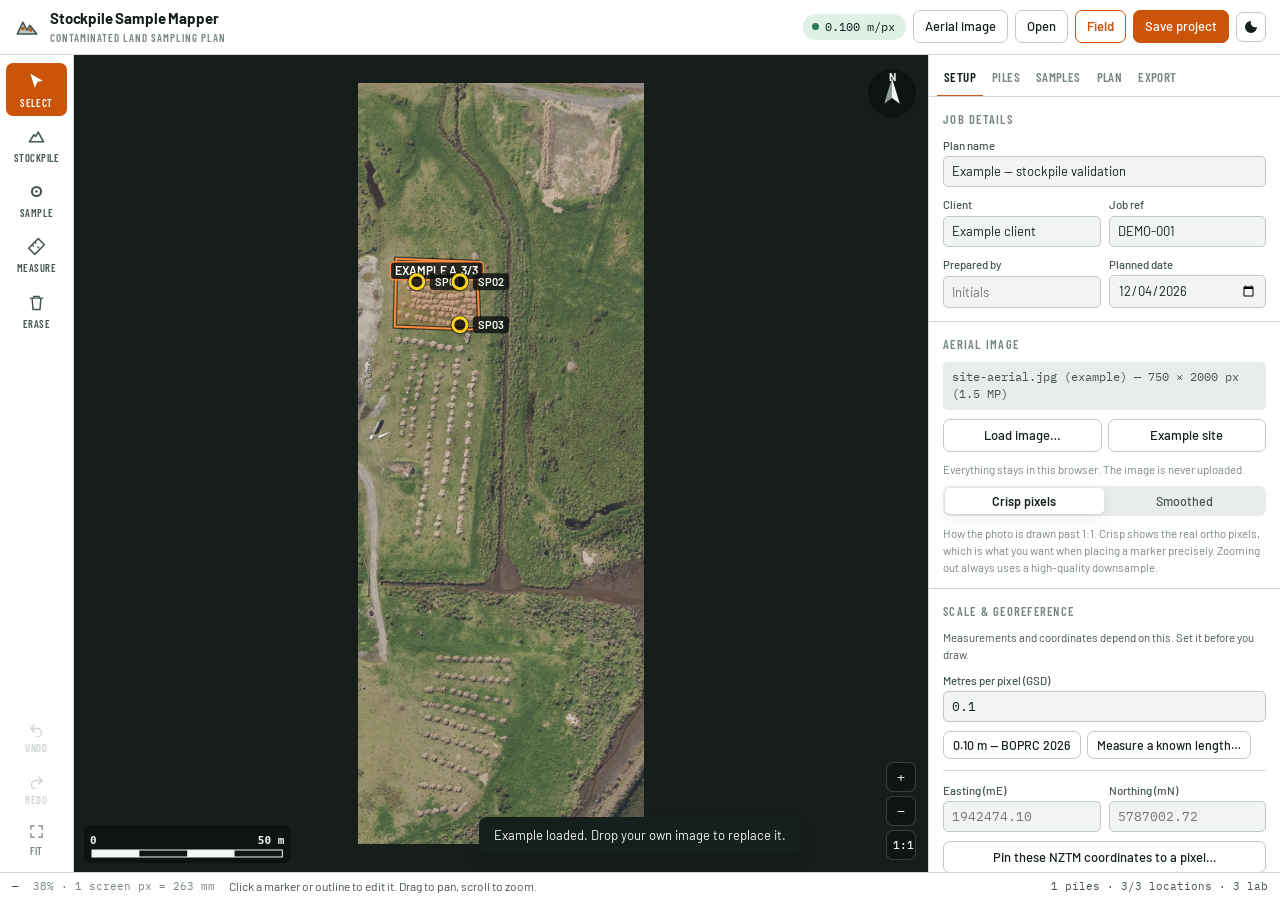
<file: index.html>
<!doctype html>
<html lang="en-NZ">
<head>
<meta charset="utf-8">
<meta name="viewport" content="width=device-width, initial-scale=1, viewport-fit=cover">
<title>Stockpile Sample Mapper</title>
<meta name="description" content="Plan, count and export contaminated-land stockpile sampling locations on an aerial photo.">
<link rel="preconnect" href="https://fonts.googleapis.com">
<link rel="preconnect" href="https://fonts.gstatic.com" crossorigin>
<link rel="stylesheet" href="https://fonts.googleapis.com/css2?family=Barlow+Condensed:wght@500;600;700&family=Barlow:wght@400;500;600;700&family=IBM+Plex+Mono:wght@400;500;600&display=swap">
<link rel="stylesheet" href="css/app.css">
<link rel="manifest" href="manifest.webmanifest">
<meta name="theme-color" content="#15201C">
<meta name="mobile-web-app-capable" content="yes">
<meta name="apple-mobile-web-app-capable" content="yes">
<meta name="apple-mobile-web-app-status-bar-style" content="black-translucent">
<meta name="apple-mobile-web-app-title" content="Sample Mapper">
</head>
<body>
<div class="app">

  <header class="topbar">
    <div class="brand">
      <svg class="brand-mark" viewBox="0 0 24 24" aria-hidden="true">
        <path d="M3 18.5 8.2 7.5 12 15l2.6-4.5L21 18.5Z" fill="currentColor" opacity=".35"/>
        <path d="M3 18.5 8.2 7.5 12 15l2.6-4.5L21 18.5Z" fill="none" stroke="currentColor" stroke-width="1.5" stroke-linejoin="round"/>
        <circle cx="8.2" cy="13.4" r="1.7" fill="var(--accent)"/>
        <circle cx="15.4" cy="14.6" r="1.7" fill="var(--accent)"/>
      </svg>
      <span class="brand-text">
        <span class="brand-name">Stockpile Sample Mapper</span>
        <span class="brand-sub">Contaminated land sampling plan</span>
      </span>
    </div>

    <div class="topbar-actions">
      <button class="chip chip-scale" id="scaleChip" type="button" title="Image scale — click to set">
        <span class="chip-dot"></span><span id="scaleChipText">No scale set</span>
      </button>
      <button class="btn" id="btnImage" type="button">Aerial image</button>
      <button class="btn" id="btnOpen" type="button">Open</button>
      <button class="btn btn-field" id="btnField" type="button" title="On-site collection mode">Field</button>
      <button class="btn btn-primary" id="btnSave" type="button">Save project</button>
      <button class="btn btn-icon" id="btnTheme" type="button" title="Switch light / dark" aria-label="Switch light or dark theme">
        <svg viewBox="0 0 24 24" aria-hidden="true"><path d="M12 3a9 9 0 1 0 9 9 7 7 0 0 1-9-9Z" fill="currentColor"/></svg>
      </button>
    </div>
  </header>

  <div class="body">

    <nav class="rail" aria-label="Map tools">
      <button class="tool is-active" data-tool="select" type="button" title="Select and pan (V)">
        <svg viewBox="0 0 24 24" aria-hidden="true"><path d="m5 3 14 8-6 1.6L10 19Z" fill="currentColor"/></svg>
        <span>Select</span>
      </button>
      <button class="tool" data-tool="pile" type="button" title="Draw stockpile outline (P)">
        <svg viewBox="0 0 24 24" aria-hidden="true"><path d="M4 18h16L14 7l-3 5-2-2Z" fill="none" stroke="currentColor" stroke-width="1.8" stroke-linejoin="round"/></svg>
        <span>Stockpile</span>
      </button>
      <button class="tool" data-tool="sample" type="button" title="Place sample location (S)">
        <svg viewBox="0 0 24 24" aria-hidden="true"><circle cx="12" cy="12" r="5.2" fill="none" stroke="currentColor" stroke-width="2.4"/><circle cx="12" cy="12" r="1.4" fill="currentColor"/></svg>
        <span>Sample</span>
      </button>
      <button class="tool" data-tool="measure" type="button" title="Measure distance or area (M)">
        <svg viewBox="0 0 24 24" aria-hidden="true"><path d="M3 14 14 3l7 7L10 21Z" fill="none" stroke="currentColor" stroke-width="1.7" stroke-linejoin="round"/><path d="M7 10l2 2M10 7l2 2M13 12l2 2" stroke="currentColor" stroke-width="1.5"/></svg>
        <span>Measure</span>
      </button>
      <button class="tool" data-tool="erase" type="button" title="Delete by clicking (X)">
        <svg viewBox="0 0 24 24" aria-hidden="true"><path d="M5 7h14M9 7V5h6v2M7 7l1 13h8l1-13" fill="none" stroke="currentColor" stroke-width="1.7" stroke-linecap="round"/></svg>
        <span>Erase</span>
      </button>

      <div class="rail-gap"></div>

      <button class="tool tool-sm" id="btnUndo" type="button" title="Undo (Ctrl+Z)">
        <svg viewBox="0 0 24 24" aria-hidden="true"><path d="M9 7 4 12l5 5M4 12h9a6 6 0 0 1 0 12h-1" fill="none" stroke="currentColor" stroke-width="1.8" stroke-linecap="round" stroke-linejoin="round"/></svg>
        <span>Undo</span>
      </button>
      <button class="tool tool-sm" id="btnRedo" type="button" title="Redo (Ctrl+Shift+Z)">
        <svg viewBox="0 0 24 24" aria-hidden="true"><path d="m15 7 5 5-5 5M20 12h-9a6 6 0 0 0 0 12h1" fill="none" stroke="currentColor" stroke-width="1.8" stroke-linecap="round" stroke-linejoin="round"/></svg>
        <span>Redo</span>
      </button>
      <button class="tool tool-sm" id="btnFit" type="button" title="Zoom to fit (F)">
        <svg viewBox="0 0 24 24" aria-hidden="true"><path d="M4 9V4h5M20 9V4h-5M4 15v5h5M20 15v5h-5" fill="none" stroke="currentColor" stroke-width="1.8" stroke-linecap="round"/></svg>
        <span>Fit</span>
      </button>
    </nav>

    <main class="stage" id="stage">
      <canvas id="map"></canvas>

      <div class="dropzone" id="dropzone" hidden>
        <div class="dropzone-card">
          <strong>Drop the aerial image</strong>
          <span>JPG, PNG or WebP — with its world file if you have one</span>
        </div>
      </div>

      <div class="hud hud-tl" id="hudTool" hidden></div>

      <div class="zoomctl">
        <button class="zbtn" id="btnZoomIn" type="button" aria-label="Zoom in">+</button>
        <button class="zbtn" id="btnZoomOut" type="button" aria-label="Zoom out">−</button>
        <button class="zbtn zbtn-label" id="btnZoom11" type="button" title="Actual image pixels (100%)">1:1</button>
      </div>
    </main>

    <aside class="panel" id="panel">
      <button class="panel-handle" id="panelHandle" type="button" aria-label="Expand or collapse the panel"></button>

      <div class="tabs" role="tablist">
        <button class="tab is-active" data-tab="setup" role="tab" type="button">Setup</button>
        <button class="tab" data-tab="piles" role="tab" type="button">Piles</button>
        <button class="tab" data-tab="samples" role="tab" type="button">Samples</button>
        <button class="tab" data-tab="plan" role="tab" type="button">Plan</button>
        <button class="tab" data-tab="export" role="tab" type="button">Export</button>
      </div>

      <div class="panes">

        <!-- ============ SETUP ============ -->
        <section class="pane is-active" data-pane="setup">
          <div class="group">
            <h3 class="group-title">Job details</h3>
            <label class="field"><span>Plan name</span><input id="fName" type="text" placeholder="Stockpile validation sampling"></label>
            <div class="field-row">
              <label class="field"><span>Client</span><input id="fClient" type="text" placeholder="Client name"></label>
              <label class="field"><span>Job ref</span><input id="fJobRef" type="text" placeholder="J12345"></label>
            </div>
            <div class="field-row">
              <label class="field"><span>Prepared by</span><input id="fBy" type="text" placeholder="Initials"></label>
              <label class="field"><span>Planned date</span><input id="fDate" type="date"></label>
            </div>
          </div>

          <div class="group">
            <h3 class="group-title">Aerial image</h3>
            <div class="imgstat" id="imgStat">No image loaded</div>
            <div class="btn-row">
              <button class="btn btn-block" id="btnImage2" type="button">Load image…</button>
              <button class="btn btn-block" id="btnSample" type="button">Example site</button>
            </div>
            <p class="hint">Everything stays in this browser. The image is never uploaded.</p>
            <div class="seg seg-wide" id="interpMode" role="group" aria-label="Rendering past 1:1">
              <button class="seg-btn is-active" data-interp="crisp" type="button">Crisp pixels</button>
              <button class="seg-btn" data-interp="smooth" type="button">Smoothed</button>
            </div>
            <p class="hint">How the photo is drawn past 1:1. Crisp shows the real ortho pixels, which is
              what you want when placing a marker precisely. Zooming out always uses a high-quality
              downsample.</p>
          </div>

          <div class="group">
            <h3 class="group-title">Scale &amp; georeference</h3>
            <p class="hint hint-lead">Measurements and coordinates depend on this. Set it before you draw.</p>

            <label class="field"><span>Metres per pixel (GSD)</span>
              <input id="fMppx" type="number" step="0.0001" min="0.0001" placeholder="0.1000">
            </label>
            <div class="btn-row">
              <button class="btn btn-sm" id="btnGsd10" type="button">0.10 m — BOPRC 2026</button>
              <button class="btn btn-sm" id="btnCalibrate" type="button">Measure a known length…</button>
            </div>

            <div class="divider"></div>

            <div class="field-row">
              <label class="field"><span>Easting (mE)</span><input id="fAnchorE" type="number" step="0.01" placeholder="1942474.10"></label>
              <label class="field"><span>Northing (mN)</span><input id="fAnchorN" type="number" step="0.01" placeholder="5787002.72"></label>
            </div>
            <button class="btn btn-block" id="btnAnchor" type="button">Pin these NZTM coordinates to a pixel…</button>
            <p class="hint">Read the coordinates of a recognisable feature off your GIS, then click that
              feature on the photo. Assumes the image is north-up.</p>

            <div class="divider"></div>

            <button class="btn btn-block" id="btnWorld" type="button">Load world file (.jgw / .pgw / .tfw)…</button>
            <p class="hint">Exact georeferencing, including rotation. Must match this image at its
              original pixel size — a resized crop will not line up.</p>

            <div class="georef-state" id="georefState"></div>
          </div>

          <div class="group">
            <p class="hint" id="buildStamp"></p>
          </div>
        </section>

        <!-- ============ PILES ============ -->
        <section class="pane" data-pane="piles">
          <div class="group">
            <div class="group-head">
              <h3 class="group-title">Stockpiles <span class="count-badge" id="countPiles">0</span></h3>
              <button class="btn btn-sm" id="btnAddPile" type="button">Draw new</button>
            </div>
            <div class="list" id="pileList"></div>
          </div>
          <div class="group" id="pileEditor" hidden></div>
        </section>

        <!-- ============ SAMPLES ============ -->
        <section class="pane" data-pane="samples">
          <div class="group">
            <div class="group-head">
              <h3 class="group-title">Sample locations <span class="count-badge" id="countSamples">0</span></h3>
              <button class="btn btn-sm" id="btnRecode" type="button" title="Renumber in map order — IDs you typed yourself are kept">Renumber</button>
            </div>
            <div class="seg" id="sampleFilter" role="group" aria-label="Filter samples">
              <button class="seg-btn is-active" data-filter="all" type="button">All</button>
              <button class="seg-btn" data-filter="planned" type="button">Planned</button>
              <button class="seg-btn" data-filter="collected" type="button">Collected</button>
              <button class="seg-btn" data-filter="skipped" type="button">Skipped</button>
              <button class="seg-btn" data-filter="qa" type="button">QA</button>
            </div>
            <div class="list list-tall" id="sampleList"></div>
          </div>
          <div class="group" id="sampleEditor" hidden></div>
        </section>

        <!-- ============ PLAN ============ -->
        <section class="pane" data-pane="plan">
          <div class="group">
            <h3 class="group-title">Sampling density</h3>
            <p class="hint hint-lead">Set this from the waste acceptance criteria or guidance that governs
              the job. The rule you choose is printed on every export.</p>
            <div class="seg seg-wide" id="ruleMode" role="group" aria-label="Density rule">
              <button class="seg-btn is-active" data-mode="rate" type="button">Per volume</button>
              <button class="seg-btn" data-mode="banded" type="button">Banded</button>
              <button class="seg-btn" data-mode="fixed" type="button">Fixed</button>
            </div>

            <div id="ruleRate" class="rule-body">
              <div class="field-row">
                <label class="field"><span>1 location per</span>
                  <span class="input-suffix"><input id="fPerCubic" type="number" min="1" step="1"><i>m³</i></span></label>
                <label class="field"><span>Minimum per pile</span><input id="fMinPer" type="number" min="1" step="1"></label>
              </div>
              <div class="btn-row">
                <button class="btn btn-sm" data-preset="100" type="button">1 / 100 m³</button>
                <button class="btn btn-sm" data-preset="250" type="button">1 / 250 m³</button>
                <button class="btn btn-sm" data-preset="500" type="button">1 / 500 m³</button>
              </div>
            </div>

            <div id="ruleBanded" class="rule-body" hidden>
              <table class="bands"><thead><tr><th>Volume up to</th><th>Locations</th><th></th></tr></thead>
                <tbody id="bandRows"></tbody></table>
              <div class="btn-row">
                <button class="btn btn-sm" id="btnAddBand" type="button">Add band</button>
              </div>
              <label class="field"><span>Above the last band, add 1 location per</span>
                <span class="input-suffix"><input id="fPerExtra" type="number" min="1" step="1"><i>m³</i></span></label>
            </div>

            <div id="ruleFixed" class="rule-body" hidden>
              <label class="field"><span>Locations per stockpile</span><input id="fFixed" type="number" min="1" step="1"></label>
            </div>

            <div class="rule-readout" id="ruleReadout"></div>
          </div>

          <div class="group">
            <h3 class="group-title">QA/QC</h3>
            <div class="field-row">
              <label class="field"><span>Field duplicate every</span><input id="fDupEvery" type="number" min="0" step="1"></label>
              <label class="field"><span>Inter-lab split every</span><input id="fSplitEvery" type="number" min="0" step="1"></label>
            </div>
            <label class="field"><span>Field blanks</span><input id="fBlanks" type="number" min="0" step="1"></label>
            <p class="hint">Duplicates are co-located with a primary sample, so they add laboratory
              samples but not locations. 0 turns a requirement off.</p>
          </div>

          <div class="group">
            <h3 class="group-title">Naming</h3>

            <label class="field"><span>Numbering order</span>
              <select id="fNamingOrder">
                <option value="northSouth">Top to bottom — north to south on a north-up photo</option>
                <option value="westEast">Left to right — west to east</option>
                <option value="created">The order I drew them</option>
              </select>
            </label>
            <p class="hint">Applies to renumbering stockpiles and to the automatic sample IDs.
              Pick <em>the order I drew them</em> to switch position-based numbering off entirely.</p>

            <div class="divider"></div>

            <div class="subgroup">
              <span class="sub-title">Stockpiles &amp; windrows</span>
              <div class="field-trio">
                <label class="field"><span>Prefix</span><input id="fPilePrefix" type="text" maxlength="14" placeholder="WR"></label>
                <label class="field"><span>Digits</span><input id="fPilePad" type="number" min="1" max="4" step="1"></label>
                <label class="field"><span>Start at</span><input id="fPileStart" type="number" min="0" step="1"></label>
              </div>
              <div class="preview" id="pilePreview"></div>
              <button class="btn btn-sm btn-block" id="btnRenumberPiles" type="button">Renumber stockpiles</button>
              <p class="hint" id="pileOrderHint"></p>
            </div>

            <div class="divider"></div>

            <div class="subgroup">
              <span class="sub-title">Sample locations</span>
              <div class="field-row">
                <label class="field"><span>Prefix</span><input id="fPrefix" type="text" maxlength="8"></label>
                <label class="field"><span>Digits</span><input id="fPad" type="number" min="1" max="4" step="1"></label>
              </div>
              <div class="seg seg-wide" id="idScope" role="group" aria-label="Numbering">
                <button class="seg-btn is-active" data-scope="site" type="button">Across the site</button>
                <button class="seg-btn" data-scope="pile" type="button">Within each pile</button>
              </div>
              <div class="preview" id="samplePreview"></div>
            </div>
          </div>

          <div class="group">
            <h3 class="group-title">Plan summary</h3>
            <div class="summary" id="summary"></div>
            <div class="shortfall" id="shortfall"></div>
          </div>
        </section>

        <!-- ============ EXPORT ============ -->
        <section class="pane" data-pane="export">
          <div class="group">
            <h3 class="group-title">Field &amp; laboratory</h3>
            <div class="export-row">
              <div><strong>Sample schedule</strong><span>One row per location, with coordinates</span></div>
              <div class="btn-row"><button class="btn btn-sm" data-export="samples-csv" type="button">CSV</button>
                <button class="btn btn-sm btn-ghost" data-copy="samples-csv" type="button">Copy</button></div>
            </div>
            <div class="export-row">
              <div><strong>Increment locations</strong><span>Every spot to visit, for composite samples</span></div>
              <div class="btn-row"><button class="btn btn-sm" data-export="increments-csv" type="button">CSV</button>
                <button class="btn btn-sm btn-ghost" data-copy="increments-csv" type="button">Copy</button></div>
            </div>
            <div class="export-row">
              <div><strong>Stockpile register</strong><span>Volumes, required counts, shortfalls</span></div>
              <div class="btn-row"><button class="btn btn-sm" data-export="piles-csv" type="button">CSV</button>
                <button class="btn btn-sm btn-ghost" data-copy="piles-csv" type="button">Copy</button></div>
            </div>
          </div>

          <div class="group">
            <h3 class="group-title">GIS &amp; navigation</h3>
            <div class="export-row">
              <div><strong>GeoJSON</strong><span>Points and outlines for QGIS or ArcGIS</span></div>
              <div class="btn-row"><button class="btn btn-sm" data-export="geojson" type="button">Save</button>
                <button class="btn btn-sm btn-ghost" data-copy="geojson" type="button">Copy</button></div>
            </div>
            <div class="export-row">
              <div><strong>KML</strong><span>Waypoints for a handheld GPS or Google Earth</span></div>
              <div class="btn-row"><button class="btn btn-sm" data-export="kml" type="button">Save</button>
                <button class="btn btn-sm btn-ghost" data-copy="kml" type="button">Copy</button></div>
            </div>
            <p class="hint" id="gisHint"></p>
          </div>

          <div class="group">
            <h3 class="group-title">Report figure</h3>
            <label class="field"><span>Width</span>
              <select id="fFigW">
                <option value="1600">1600 px — screen</option>
                <option value="2400" selected>2400 px — A4 at 300 dpi</option>
                <option value="3600">3600 px — A3 at 300 dpi</option>
              </select></label>
            <button class="btn btn-block btn-primary" data-export="figure" type="button">Save annotated figure (PNG)</button>
            <p class="hint">Drawn with a title block, legend, scale bar and north arrow, ready for an appendix.</p>
          </div>

          <div class="group">
            <h3 class="group-title">Print / PDF</h3>
            <div class="field-row">
              <label class="field"><span>Paper</span><select id="pPaper">
                <option value="a4">A4</option><option value="a3">A3</option></select></label>
              <label class="field"><span>Orientation</span><select id="pOrient">
                <option value="auto">Auto</option>
                <option value="landscape">Landscape</option><option value="portrait">Portrait</option></select></label>
            </div>
            <label class="field"><span>Scale</span><select id="pScale">
              <option value="fit">Fit the whole plan to one sheet</option>
              <option value="1000">1:1000</option>
              <option value="500">1:500</option>
              <option value="250">1:250</option>
              <option value="100">1:100</option>
            </select></label>
            <label class="check"><input type="checkbox" id="pOverview" checked><span>Sheet index when it splits</span></label>
            <label class="check"><input type="checkbox" id="pSchedule" checked><span>Sample schedule table</span></label>
            <div class="preview" id="pReadout"></div>
            <div class="btn-row">
              <button class="btn btn-block btn-primary" id="btnPdf" type="button">Create PDF</button>
              <button class="btn btn-block" id="btnLayout" type="button">Position sheets…</button>
            </div>
            <button class="btn btn-block btn-sm" id="btnPrint" type="button">Send to printer instead</button>
            <p class="hint"><strong>Create PDF</strong> writes the file straight out — nothing goes through the
              print dialogue. <strong>Position sheets</strong> opens the plan with the sheet grid on it so you can
              slide the split off a stockpile and drop sheets you do not need.</p>
          </div>

          <div class="group">
            <h3 class="group-title">Project file</h3>
            <div class="btn-row">
              <button class="btn btn-block" data-export="project" type="button">Save .json</button>
              <button class="btn btn-block" id="btnOpen2" type="button">Open .json</button>
            </div>
            <p class="hint">Holds the whole plan. The aerial image is kept separately in this browser —
              reload it if you open the project elsewhere.</p>
            <div class="divider"></div>
            <button class="btn btn-block btn-danger" id="btnReset" type="button">Start a new plan</button>
          </div>
        </section>

      </div>
    </aside>
  </div>

  <!-- ============ SHEET LAYOUT MODE ============ -->
  <div class="fieldmode layoutui" id="layoutUI" hidden>
    <header class="field-top">
      <button class="fbtn fbtn-exit" id="loExit" type="button">Done</button>
      <div class="fprog">
        <div class="fprog-row">
          <b id="loSheets">—</b>
          <span id="loScaleText">—</span>
          <span class="lo-tip">Drag a sheet to shift the split · tap one to leave it out</span>
        </div>
      </div>
    </header>

    <div class="field-foot">
      <div class="field-bar field-bar-sec">
        <select class="fsel" id="loPaper" aria-label="Paper size">
          <option value="a4">A4</option><option value="a3">A3</option></select>
        <select class="fsel" id="loOrient" aria-label="Orientation">
          <option value="auto">Auto</option><option value="landscape">Landscape</option>
          <option value="portrait">Portrait</option></select>
        <select class="fsel" id="loScale" aria-label="Scale">
          <option value="fit">Fit one sheet</option>
          <option value="1000">1:1000</option><option value="500">1:500</option>
          <option value="250">1:250</option><option value="100">1:100</option></select>
      </div>
      <div class="field-bar">
        <button class="fbtn fbtn-ghost" id="loCentre" type="button">Centre grid</button>
        <button class="fbtn fbtn-done" id="loPdf" type="button">Create PDF</button>
      </div>
    </div>
  </div>

  <!-- ============ FIELD MODE ============ -->
  <div class="fieldmode" id="fieldUI" hidden>
    <header class="field-top">
      <button class="fbtn fbtn-exit" id="fieldExit" type="button">Exit</button>
      <div class="fprog">
        <div class="fprog-bar"><span id="fpFill"></span></div>
        <div class="fprog-row">
          <b id="fpDone">0/0</b>
          <span id="fpLeft">— left</span>
          <span id="fpRate">—/hr</span>
          <span id="fpEta">—</span>
        </div>
      </div>
      <button class="fbtn fbtn-icon is-on" id="fieldFollow" type="button" aria-label="Follow my position">
        <svg viewBox="0 0 24 24" aria-hidden="true"><circle cx="12" cy="12" r="4" fill="currentColor"/>
          <circle cx="12" cy="12" r="8.4" fill="none" stroke="currentColor" stroke-width="1.7"/>
          <path d="M12 1.2v3M12 19.8v3M1.2 12h3M19.8 12h3" stroke="currentColor" stroke-width="1.7" stroke-linecap="round"/></svg>
      </button>
    </header>

    <div class="navcard" id="navCard">
      <svg class="navarrow" id="navArrow" viewBox="0 0 40 40" aria-hidden="true">
        <path d="M20 2.5 33.5 36 20 28.2 6.5 36Z" fill="currentColor"/>
      </svg>
      <div class="navtext">
        <b id="navTarget">—</b>
        <span id="navSub">—</span>
      </div>
      <div class="navdist">
        <b id="navDist">—</b>
        <small id="navSrc">—</small>
      </div>
    </div>

    <div class="field-foot">
      <div class="field-bar">
        <button class="fbtn fbtn-warn" id="fieldSkip" type="button">No access</button>
        <button class="fbtn fbtn-done" id="fieldDone" type="button">Collected</button>
        <button class="fbtn fbtn-ghost" id="fieldNext" type="button">Next</button>
      </div>
      <div class="field-bar field-bar-sec">
        <button class="fbtn fbtn-sm" id="fieldMove" type="button">Move here</button>
        <button class="fbtn fbtn-sm" id="fieldAdd" type="button">Add here</button>
        <button class="fbtn fbtn-sm" id="fieldCompass" type="button">Compass</button>
      </div>
    </div>
  </div>

  <footer class="statusbar">
    <span class="st st-coord" id="stCoord">—</span>
    <span class="st" id="stZoom">—</span>
    <span class="st st-grow" id="stHint">Load an aerial image to begin</span>
    <span class="st st-tally" id="stTally">—</span>
  </footer>
</div>

<div class="toast" id="toast" hidden></div>

<style id="printPageStyle"></style>
<div class="printdoc" id="printDoc"></div>

<input type="file" id="fileImage" accept="image/*" hidden>
<input type="file" id="fileProject" accept=".json,application/json" hidden>
<input type="file" id="fileWorld" accept=".jgw,.pgw,.tfw,.wld,.txt" hidden>

<script src="js/geo.js"></script>
<script src="js/geometry.js"></script>
<script src="js/plan.js"></script>
<script src="js/store.js"></script>
<script src="js/render.js"></script>
<script src="js/export.js"></script>
<script src="js/field.js"></script>
<script src="js/pdf.js"></script>
<script src="js/print.js"></script>
<script src="js/app.js"></script>
</body>
</html>
</file>
<file: css/app.css>
/* Stockpile Sample Mapper — a field instrument, not a document.
 * Cool green-biased neutrals so the aerial imagery reads true, one hi-vis
 * survey orange for the live control, and semantic colour kept separate for
 * "enough samples / short / over". */

:root {
  --ground: #F1F4F3;
  --surface: #FFFFFF;
  --surface-2: #E8EDEB;
  --surface-3: #DDE4E1;
  --ink: #15201C;
  --ink-2: #44554E;
  --ink-3: #78887F;
  --line: #D1DAD6;
  --line-2: #BFCAC5;

  --accent: #C9540A;
  --accent-hi: #E2620C;
  --accent-on: #FFFFFF;
  --accent-soft: #FBEADC;

  --ok: #2C7A54;
  --ok-soft: #DFF0E7;
  --warn: #9C6300;
  --warn-soft: #FAEED6;
  --crit: #A8241D;
  --crit-soft: #F8E2E0;

  --canvas: #161D1A;
  --shadow: 0 1px 2px rgba(11,20,17,.07), 0 6px 18px rgba(11,20,17,.06);

  --rail: 74px;
  --panel-w: 352px;
  --r: 7px;

  color-scheme: light;
}

@media (prefers-color-scheme: dark) {
  :root:not([data-theme="light"]) {
    --ground: #0D1311;
    --surface: #151E1B;
    --surface-2: #1D2825;
    --surface-3: #263330;
    --ink: #E6EDEA;
    --ink-2: #A5B5AF;
    --ink-3: #74847D;
    --line: #293733;
    --line-2: #364643;

    --accent: #FF8330;
    --accent-hi: #FF9650;
    --accent-on: #1A0D04;
    --accent-soft: #33200F;

    --ok: #56B183;
    --ok-soft: #14291F;
    --warn: #D9A02E;
    --warn-soft: #2B2210;
    --crit: #E8756B;
    --crit-soft: #2E1614;

    --shadow: 0 1px 2px rgba(0,0,0,.4), 0 8px 22px rgba(0,0,0,.34);
    color-scheme: dark;
  }
}

:root[data-theme="dark"] {
  --ground: #0D1311;
  --surface: #151E1B;
  --surface-2: #1D2825;
  --surface-3: #263330;
  --ink: #E6EDEA;
  --ink-2: #A5B5AF;
  --ink-3: #74847D;
  --line: #293733;
  --line-2: #364643;

  --accent: #FF8330;
  --accent-hi: #FF9650;
  --accent-on: #1A0D04;
  --accent-soft: #33200F;

  --ok: #56B183;
  --ok-soft: #14291F;
  --warn: #D9A02E;
  --warn-soft: #2B2210;
  --crit: #E8756B;
  --crit-soft: #2E1614;

  --shadow: 0 1px 2px rgba(0,0,0,.4), 0 8px 22px rgba(0,0,0,.34);
  color-scheme: dark;
}

*, *::before, *::after { box-sizing: border-box; }

/* Several blocks below set `display`, which would otherwise beat the browser's
 * own [hidden] rule and leave hidden panels stacked over the map. */
[hidden] { display: none !important; }

html { height: 100%; box-sizing: border-box; }

body {
  height: 100%;
  margin: 0;
  overflow: hidden;
  background: var(--ground);
  color: var(--ink);
  font: 400 14px/1.45 Barlow, system-ui, -apple-system, "Segoe UI", sans-serif;
  -webkit-font-smoothing: antialiased;
}

button, input, select, textarea { font: inherit; color: inherit; }

:focus-visible {
  outline: 2px solid var(--accent-hi);
  outline-offset: 2px;
  border-radius: 3px;
}

@media (prefers-reduced-motion: reduce) {
  * { transition: none !important; animation: none !important; }
}

.app {
  height: 100%;
  display: grid;
  grid-template-rows: auto minmax(0, 1fr) auto;
}

/* ---------- Top bar ---------- */
.topbar {
  display: flex;
  align-items: center;
  justify-content: space-between;
  gap: 16px;
  padding: 8px 14px;
  background: var(--surface);
  border-bottom: 1px solid var(--line);
  min-height: 52px;
}

.brand { display: flex; align-items: center; gap: 10px; min-width: 0; }
.brand-mark { width: 26px; height: 26px; color: var(--ink-2); flex: none; }
.brand-text { display: flex; flex-direction: column; min-width: 0; }
.brand-name {
  font-weight: 700; font-size: 15px; letter-spacing: -.01em;
  white-space: nowrap; overflow: hidden; text-overflow: ellipsis;
}
.brand-sub {
  font-family: "Barlow Condensed", Barlow, sans-serif;
  font-weight: 600; font-size: 11px; letter-spacing: .09em;
  text-transform: uppercase; color: var(--ink-3);
  white-space: nowrap; overflow: hidden; text-overflow: ellipsis;
}

.topbar-actions { display: flex; align-items: center; gap: 7px; flex-wrap: wrap; justify-content: flex-end; }

/* ---------- Buttons ---------- */
.btn {
  appearance: none;
  border: 1px solid var(--line-2);
  background: var(--surface);
  color: var(--ink);
  padding: 6px 11px;
  border-radius: var(--r);
  font-weight: 500;
  font-size: 13px;
  cursor: pointer;
  white-space: nowrap;
  transition: background .12s, border-color .12s;
}
.btn:hover { background: var(--surface-2); border-color: var(--ink-3); }
.btn:active { background: var(--surface-3); }
.btn[disabled] { opacity: .45; cursor: not-allowed; }

.btn-primary { background: var(--accent); border-color: var(--accent); color: var(--accent-on); }
.btn-primary:hover { background: var(--accent-hi); border-color: var(--accent-hi); }
.btn-danger { color: var(--crit); border-color: var(--line-2); }
.btn-danger:hover { background: var(--crit-soft); border-color: var(--crit); }
.btn-ghost { background: transparent; border-color: transparent; color: var(--ink-2); }
.btn-ghost:hover { background: var(--surface-2); border-color: var(--line); }
.btn-sm { padding: 4px 9px; font-size: 12.5px; }
.btn-block { flex: 1; width: 100%; text-align: center; }
.btn-icon { padding: 6px; display: grid; place-items: center; }
.btn-icon svg { width: 16px; height: 16px; }

.btn-row { display: flex; gap: 6px; flex-wrap: wrap; }
.btn-row > .btn-block { min-width: 0; }

.chip {
  display: inline-flex; align-items: center; gap: 6px;
  padding: 4px 10px 4px 8px;
  border-radius: 999px;
  border: 1px solid var(--line-2);
  background: var(--surface-2);
  font-family: "IBM Plex Mono", ui-monospace, monospace;
  font-size: 11.5px;
  cursor: pointer;
  white-space: nowrap;
}
.chip-dot { width: 7px; height: 7px; border-radius: 50%; background: var(--warn); flex: none; }
.chip.is-set { background: var(--ok-soft); border-color: transparent; }
.chip.is-set .chip-dot { background: var(--ok); }

/* ---------- Body / rail ---------- */
.body {
  display: grid;
  grid-template-columns: var(--rail) minmax(0, 1fr) var(--panel-w);
  min-height: 0;
}

.rail {
  display: flex;
  flex-direction: column;
  gap: 2px;
  padding: 8px 6px;
  background: var(--surface);
  border-right: 1px solid var(--line);
  overflow: auto;
}
.rail-gap { flex: 1; min-height: 12px; }

.tool {
  appearance: none; border: 0; background: transparent; color: var(--ink-2);
  display: grid; justify-items: center; gap: 3px;
  padding: 8px 2px 6px;
  border-radius: var(--r);
  cursor: pointer;
  transition: background .12s, color .12s;
}
.tool svg { width: 21px; height: 21px; }
.tool span {
  font-family: "Barlow Condensed", Barlow, sans-serif;
  font-weight: 600; font-size: 10.5px; letter-spacing: .05em; text-transform: uppercase;
}
.tool:hover { background: var(--surface-2); color: var(--ink); }
.tool.is-active { background: var(--accent); color: var(--accent-on); }
.tool.is-active svg { color: currentColor; }
.tool-sm { color: var(--ink-3); }
.tool-sm svg { width: 17px; height: 17px; }
.tool[disabled] { opacity: .35; cursor: default; }
.tool[disabled]:hover { background: transparent; color: var(--ink-3); }

/* ---------- Stage ---------- */
.stage { position: relative; min-width: 0; background: var(--canvas); overflow: hidden; }
#map { position: absolute; inset: 0; width: 100%; height: 100%; display: block; touch-action: none; }

.dropzone {
  position: absolute; inset: 0;
  display: grid; place-items: center;
  background: rgba(22,29,26,.72);
  backdrop-filter: blur(2px);
  z-index: 3;
}
.dropzone-card {
  display: grid; gap: 4px; justify-items: center;
  padding: 26px 34px;
  border: 2px dashed rgba(255,255,255,.5);
  border-radius: 12px;
  color: #F2F6F4; text-align: center;
}
.dropzone-card strong { font-size: 17px; }
.dropzone-card span { font-size: 13px; color: #B9C6C1; }

.hud {
  position: absolute;
  z-index: 2;
  max-width: min(360px, calc(100% - 32px));
  padding: 7px 11px;
  border-radius: var(--r);
  background: rgba(14,20,18,.84);
  color: #EAF1EE;
  font-size: 12.5px;
  line-height: 1.4;
  pointer-events: none;
}
.hud-tl { top: 12px; left: 12px; }
.hud b { color: #FFB27A; font-weight: 600; }
.hud kbd {
  font-family: "IBM Plex Mono", monospace; font-size: 11px;
  background: rgba(255,255,255,.14); border-radius: 3px; padding: 1px 4px;
}

.zoomctl {
  position: absolute; right: 12px; bottom: 12px; z-index: 2;
  display: grid; gap: 4px;
}
.zbtn {
  width: 30px; height: 30px;
  display: grid; place-items: center;
  border-radius: var(--r);
  border: 1px solid rgba(255,255,255,.18);
  background: rgba(14,20,18,.82);
  color: #EAF1EE;
  font-size: 16px; line-height: 1; cursor: pointer;
}
.zbtn:hover { background: rgba(28,38,34,.92); }
.zbtn-label {
  font-family: "IBM Plex Mono", ui-monospace, monospace;
  font-size: 11px; font-weight: 500;
}

/* ---------- Panel ---------- */
.panel {
  background: var(--surface);
  border-left: 1px solid var(--line);
  display: grid;
  grid-template-rows: auto minmax(0, 1fr);
  min-height: 0;
}
.panel-handle { display: none; }

.tabs {
  display: flex;
  gap: 2px;
  padding: 7px 8px 0;
  border-bottom: 1px solid var(--line);
  overflow-x: auto;
  scrollbar-width: none;
}
.tabs::-webkit-scrollbar { display: none; }
.tab {
  appearance: none; border: 0; background: transparent;
  color: var(--ink-3);
  padding: 6px 7px 8px;
  border-bottom: 2px solid transparent;
  margin-bottom: -1px;
  font-family: "Barlow Condensed", Barlow, sans-serif;
  font-weight: 600; font-size: 13px; letter-spacing: .03em; text-transform: uppercase;
  cursor: pointer; white-space: nowrap;
}
.tab:hover { color: var(--ink); }
.tab.is-active { color: var(--ink); border-bottom-color: var(--accent); }
.count-badge {
  display: inline-block; min-width: 18px; padding: 0 5px;
  border-radius: 9px; background: var(--surface-3); color: var(--ink-2);
  font-family: "IBM Plex Mono", monospace; font-size: 10.5px; letter-spacing: 0;
  vertical-align: 1px;
}

.panes { overflow-y: auto; overscroll-behavior: contain; }
.pane { display: none; padding: 0 0 26px; }
.pane.is-active { display: block; }

.group { padding: 13px 14px; border-bottom: 1px solid var(--line); display: grid; gap: 9px; }
.group:last-child { border-bottom: 0; }
.group-head { display: flex; align-items: center; justify-content: space-between; gap: 8px; }
.group-title {
  margin: 0;
  font-family: "Barlow Condensed", Barlow, sans-serif;
  font-weight: 600; font-size: 12.5px; letter-spacing: .1em; text-transform: uppercase;
  color: var(--ink-3);
}

.field { display: grid; gap: 3px; min-width: 0; }
.field > span {
  font-size: 11.5px; font-weight: 500; color: var(--ink-2);
}
.field input, .field select, .field textarea {
  width: 100%;
  padding: 5px 8px;
  border: 1px solid var(--line-2);
  border-radius: 5px;
  background: var(--ground);
  color: var(--ink);
  font-size: 13px;
  min-width: 0;
}
.field input:focus, .field select:focus, .field textarea:focus {
  border-color: var(--accent); outline: none;
  background: var(--surface);
}
.field input[type="number"] { font-family: "IBM Plex Mono", ui-monospace, monospace; font-size: 12.5px; }
.field textarea { resize: vertical; min-height: 48px; }
.field-row { display: grid; grid-template-columns: 1fr 1fr; gap: 8px; }

.input-suffix { position: relative; display: block; }
.input-suffix i {
  position: absolute; right: 8px; top: 50%; transform: translateY(-50%);
  font-style: normal; font-size: 11.5px; color: var(--ink-3);
  font-family: "IBM Plex Mono", monospace; pointer-events: none;
}
.input-suffix input { padding-right: 30px; }

.hint { margin: 0; font-size: 11.5px; line-height: 1.45; color: var(--ink-3); }
.hint-lead { color: var(--ink-2); }
.divider { height: 1px; background: var(--line); margin: 2px 0; }

.seg { display: flex; background: var(--surface-2); border-radius: var(--r); padding: 2px; gap: 2px; }
.seg-wide .seg-btn { flex: 1; }
.seg-btn {
  appearance: none; border: 0; background: transparent; color: var(--ink-2);
  padding: 4px 10px; border-radius: 5px;
  font-size: 12.5px; font-weight: 500; cursor: pointer; white-space: nowrap;
}
.seg-btn:hover { color: var(--ink); }
.seg-btn.is-active { background: var(--surface); color: var(--ink); box-shadow: var(--shadow); font-weight: 600; }

.imgstat {
  font-family: "IBM Plex Mono", ui-monospace, monospace;
  font-size: 11.5px; color: var(--ink-2);
  padding: 7px 9px; background: var(--surface-2); border-radius: 5px;
  word-break: break-all;
}

.georef-state {
  padding: 8px 10px;
  border-radius: 5px;
  background: var(--surface-2);
  border-left: 3px solid var(--line-2);
  font-size: 12px; line-height: 1.5;
}
.georef-state.is-ok { background: var(--ok-soft); border-left-color: var(--ok); }
.georef-state.is-warn { background: var(--warn-soft); border-left-color: var(--warn); }
.georef-state code {
  font-family: "IBM Plex Mono", monospace; font-size: 11.5px;
}

/* ---------- Lists ---------- */
.list { display: grid; gap: 4px; max-height: 240px; overflow-y: auto; margin: 0 -2px; padding: 0 2px; }
.list-tall { max-height: 340px; }
.list-empty { font-size: 12px; color: var(--ink-3); padding: 10px 2px; }

.row {
  display: grid;
  grid-template-columns: auto minmax(0, 1fr) auto auto;
  align-items: center;
  gap: 8px;
  padding: 6px 8px;
  border: 1px solid var(--line);
  border-radius: 6px;
  background: var(--surface);
  cursor: pointer;
  text-align: left;
  width: 100%;
  appearance: none;
}
.row:hover { border-color: var(--ink-3); background: var(--surface-2); }
.row.is-active { border-color: var(--accent); background: var(--accent-soft); }
.row-swatch { width: 9px; height: 26px; border-radius: 3px; flex: none; }
.row-dot { width: 11px; height: 11px; border-radius: 50%; border: 2px solid; flex: none; }
.row-main { min-width: 0; display: grid; gap: 1px; }
.row-name {
  font-weight: 600; font-size: 13px;
  white-space: nowrap; overflow: hidden; text-overflow: ellipsis;
}
.row-meta {
  font-family: "IBM Plex Mono", ui-monospace, monospace;
  font-size: 10.5px; color: var(--ink-3);
  white-space: nowrap; overflow: hidden; text-overflow: ellipsis;
}
.row-tag {
  font-family: "IBM Plex Mono", monospace;
  font-size: 10.5px; font-weight: 500;
  padding: 2px 6px; border-radius: 999px;
  background: var(--surface-3); color: var(--ink-2);
  white-space: nowrap;
}
.row-tag.is-ok { background: var(--ok-soft); color: var(--ok); }
.row-tag.is-warn { background: var(--warn-soft); color: var(--warn); }
.row-tag.is-crit { background: var(--crit-soft); color: var(--crit); }

.row-edit {
  appearance: none; border: 0; background: transparent;
  color: var(--ink-3);
  padding: 4px; margin: -4px -2px -4px 0;
  border-radius: 5px; cursor: pointer;
  display: grid; place-items: center;
  opacity: .55;
  transition: opacity .12s, background .12s, color .12s;
}
.row-edit svg { width: 14px; height: 14px; display: block; }
.row:hover .row-edit { opacity: 1; }
.row-edit:hover { background: var(--surface-3); color: var(--ink); opacity: 1; }
.row-edit:focus-visible { opacity: 1; }
.row.is-active .row-edit { opacity: 1; color: var(--accent); }

/* Marks an ID the user typed, which survives Renumber. */
.row-pin { color: var(--accent); font-size: 15px; line-height: 1; margin-left: 4px; }

/* ---------- Bands table ---------- */
.bands { width: 100%; border-collapse: collapse; font-size: 12.5px; }
.bands th {
  text-align: left; font-weight: 600; font-size: 10.5px; letter-spacing: .06em;
  text-transform: uppercase; color: var(--ink-3); padding: 0 4px 4px 0;
}
.bands td { padding: 2px 4px 2px 0; }
.bands input {
  width: 100%; padding: 3px 6px;
  border: 1px solid var(--line-2); border-radius: 4px;
  background: var(--ground); color: var(--ink);
  font-family: "IBM Plex Mono", monospace; font-size: 12px;
}
.bands .x {
  appearance: none; border: 0; background: transparent; color: var(--ink-3);
  cursor: pointer; padding: 2px 4px; font-size: 15px; line-height: 1;
}
.bands .x:hover { color: var(--crit); }

.subgroup { display: grid; gap: 8px; }
.sub-title {
  font-size: 12px; font-weight: 600; color: var(--ink-2);
}
.field-trio { display: grid; grid-template-columns: 1.4fr 1fr 1fr; gap: 8px; }

.preview {
  font-family: "IBM Plex Mono", ui-monospace, monospace;
  font-size: 12px;
  padding: 6px 9px;
  border-radius: 5px;
  background: var(--surface-2);
  color: var(--ink-2);
  overflow-x: auto;
  white-space: nowrap;
}
.preview b { color: var(--ink); font-weight: 500; }

.rule-readout {
  font-size: 12px; line-height: 1.45;
  padding: 8px 10px; border-radius: 5px;
  background: var(--accent-soft); color: var(--ink);
  border-left: 3px solid var(--accent);
}

/* ---------- Summary ---------- */
.summary { display: grid; grid-template-columns: repeat(2, minmax(0, 1fr)); gap: 7px; }
.stat {
  padding: 8px 10px;
  background: var(--surface-2);
  border-radius: 6px;
  display: grid; gap: 1px;
}
.stat-k {
  font-family: "Barlow Condensed", Barlow, sans-serif;
  font-weight: 600; font-size: 10.5px; letter-spacing: .08em;
  text-transform: uppercase; color: var(--ink-3);
}
.stat-v {
  font-family: "IBM Plex Mono", ui-monospace, monospace;
  font-size: 16px; font-weight: 500; font-variant-numeric: tabular-nums;
  letter-spacing: -.02em;
}
.stat-sub { font-size: 11px; color: var(--ink-3); }
.stat.is-wide { grid-column: 1 / -1; }
.stat.is-ok .stat-v { color: var(--ok); }
.stat.is-warn .stat-v { color: var(--warn); }
.stat.is-crit .stat-v { color: var(--crit); }

.shortfall { display: grid; gap: 4px; }
.short-row {
  display: flex; align-items: center; justify-content: space-between; gap: 8px;
  padding: 5px 9px; border-radius: 5px;
  background: var(--warn-soft);
  font-size: 12.5px;
}
.short-row b { font-family: "IBM Plex Mono", monospace; color: var(--warn); }
.short-ok {
  padding: 8px 10px; border-radius: 5px;
  background: var(--ok-soft); color: var(--ok);
  font-size: 12.5px; font-weight: 500;
}

/* ---------- Export rows ---------- */
.export-row {
  display: flex; align-items: center; justify-content: space-between; gap: 10px;
  padding: 7px 0; border-bottom: 1px dashed var(--line);
}
.export-row:last-of-type { border-bottom: 0; }
.export-row strong { display: block; font-size: 13px; font-weight: 600; }
.export-row span { display: block; font-size: 11.5px; color: var(--ink-3); }

/* ---------- Status bar ---------- */
.statusbar {
  display: flex; align-items: center; gap: 14px;
  padding: 4px 12px;
  background: var(--surface);
  border-top: 1px solid var(--line);
  font-family: "IBM Plex Mono", ui-monospace, monospace;
  font-size: 11px;
  color: var(--ink-3);
  min-height: 28px;
  overflow: hidden;
}
.st { white-space: nowrap; }
.st-grow {
  flex: 1; min-width: 0;
  overflow: hidden; text-overflow: ellipsis;
  font-family: Barlow, sans-serif; font-size: 12px;
  color: var(--ink-2);
}
.st-coord { color: var(--ink-2); }
.st-tally { color: var(--ink-2); }

/* ---------- Toast ---------- */
.toast {
  position: fixed;
  left: 50%; transform: translateX(-50%);
  bottom: calc(46px + env(safe-area-inset-bottom, 0px));
  z-index: 20;
  max-width: min(440px, calc(100vw - 32px));
  padding: 9px 15px;
  border-radius: 8px;
  background: var(--ink);
  color: var(--ground);
  font-size: 13px;
  box-shadow: var(--shadow);
}
.toast.is-err { background: var(--crit); color: #fff; }

/* ---------- Narrow screens ---------- */
@media (max-width: 1000px) {
  :root { --panel-w: 300px; --rail: 62px; }
  .tool span { font-size: 9.5px; }
}

@media (max-width: 820px) {
  /* minmax(0, ...) so a wide toolbar can never widen the whole page. */
  .body { grid-template-columns: minmax(0, 1fr); grid-template-rows: auto minmax(0, 1fr); }

  .rail {
    grid-row: 1;
    flex-direction: row;
    flex-wrap: wrap;
    border-right: 0;
    border-bottom: 1px solid var(--line);
    padding: 5px 8px;
    gap: 4px;
  }
  .rail-gap { min-height: 0; min-width: 6px; }
  .tool { padding: 5px 9px; }

  .stage { grid-row: 2; }

  .panel {
    position: fixed;
    left: 0; right: 0;
    bottom: 0;
    z-index: 12;
    height: min(62vh, 480px);
    border-left: 0;
    border-top: 1px solid var(--line);
    border-radius: 13px 13px 0 0;
    box-shadow: 0 -6px 26px rgba(8,14,12,.22);
    grid-template-rows: auto auto minmax(0, 1fr);
    transform: translateY(calc(100% - 78px));
    transition: transform .2s ease;
    padding-bottom: env(safe-area-inset-bottom, 0px);
  }
  .panel.is-open { transform: translateY(0); }
  .panel-handle {
    display: block;
    width: 100%; height: 22px;
    border: 0; background: transparent; cursor: pointer;
    position: relative;
  }
  .panel-handle::after {
    content: "";
    position: absolute; left: 50%; top: 9px;
    width: 38px; height: 4px; margin-left: -19px;
    border-radius: 3px; background: var(--line-2);
  }
  .statusbar { display: none; }
  .toast { bottom: calc(88px + env(safe-area-inset-bottom, 0px)); }
  .topbar { padding: 7px 12px; }
  .brand-sub { display: none; }
}

@media (max-width: 560px) {
  /* Eight labelled buttons do not fit a phone. Icons only, tooltips retained. */
  .tool span { display: none; }
  .tool { padding: 7px 8px; }
  .tool svg { width: 20px; height: 20px; }
  .rail { justify-content: space-between; }
}

@media (max-width: 520px) {
  .topbar-actions .btn { padding: 5px 8px; font-size: 12px; }
  .field-row { grid-template-columns: 1fr; }
  .field-trio { grid-template-columns: 1fr 1fr; }
  .summary { grid-template-columns: 1fr; }
  .brand-name { font-size: 14px; }
}

/* ============================================================
   Field mode — read at arm's length, in sun, with one thumb.
   Deliberately dark in both themes: the map is dark, and dark
   chrome keeps the photo the brightest thing on screen.
   ============================================================ */

:root[data-mode="field"] .topbar,
:root[data-mode="field"] .rail,
:root[data-mode="field"] .panel,
:root[data-mode="field"] .statusbar { display: none !important; }

/* Take the map out of the planning grid entirely rather than trying to make
   that grid behave with every other row hidden: in field mode it simply owns
   the viewport, with the overlay above it. */
:root[data-mode="field"] .stage {
  position: fixed;
  inset: 0;
  z-index: 1;
}
:root[data-mode="field"] .zoomctl { bottom: 188px; }
:root[data-mode="field"] .hud { display: none; }

/* Named apart from .field, the form-field wrapper: the two collided, and
   `.field select` was styling this overlay's dropdowns as panel inputs. */
.fieldmode {
  --f-ink: #F2F6F4;
  --f-dim: #9EAFA9;
  --f-panel: rgba(13, 19, 17, .93);
  --f-line: rgba(255, 255, 255, .13);
  --f-gps: #38BDF8;
  --f-done: #34C77B;
  --f-warn: #F0A63C;

  position: fixed;
  inset: 0;
  z-index: 30;
  display: flex;
  flex-direction: column;
  justify-content: space-between;
  pointer-events: none;
  padding-top: env(safe-area-inset-top, 0px);
  padding-bottom: env(safe-area-inset-bottom, 0px);
  font-family: Barlow, system-ui, sans-serif;
}
.fieldmode > * { pointer-events: auto; }

/* --- progress strip --- */
.field-top {
  display: flex;
  align-items: center;
  gap: 10px;
  padding: 8px 10px;
  background: var(--f-panel);
  border-bottom: 1px solid var(--f-line);
  backdrop-filter: blur(8px);
}

.fprog { flex: 1; min-width: 0; display: grid; gap: 5px; }
.fprog-bar {
  height: 7px;
  border-radius: 4px;
  background: rgba(255, 255, 255, .14);
  overflow: hidden;
}
.fprog-bar span {
  display: block;
  height: 100%;
  width: 0%;
  border-radius: 4px;
  background: linear-gradient(90deg, var(--f-done), #6FE0A6);
  transition: width .35s ease;
}
.fprog-row {
  display: flex;
  align-items: baseline;
  flex-wrap: wrap;            /* two short lines beat one clipped one */
  gap: 1px 10px;
  font-family: "IBM Plex Mono", ui-monospace, monospace;
  font-size: 12px;
  color: var(--f-dim);
}
.fprog-row b {
  font-size: 15px;
  color: var(--f-ink);
  font-variant-numeric: tabular-nums;
}
.fprog-row span { white-space: nowrap; }
#fpRate { color: var(--f-done); }

/* --- navigation card --- */
.navcard {
  align-self: flex-start;
  margin: 0 10px 10px;
  display: flex;
  align-items: center;
  gap: 12px;
  padding: 10px 14px 10px 11px;
  border-radius: 14px;
  background: var(--f-panel);
  border: 1px solid var(--f-line);
  box-shadow: 0 8px 28px rgba(0, 0, 0, .4);
  backdrop-filter: blur(8px);
  max-width: min(420px, calc(100% - 20px));
}
.navcard.is-close { border-color: var(--f-done); box-shadow: 0 0 0 2px rgba(52, 199, 123, .35); }

.navarrow {
  width: 42px; height: 42px;
  flex: none;
  color: var(--f-gps);
  transition: transform .25s ease-out;
  filter: drop-shadow(0 1px 3px rgba(0, 0, 0, .5));
}
.navarrow.is-idle { color: #55655F; }

.navtext { min-width: 0; display: grid; gap: 1px; flex: 1; }
.navtext b {
  font-size: 17px; font-weight: 700; color: var(--f-ink);
  white-space: nowrap; overflow: hidden; text-overflow: ellipsis;
}
.navtext span {
  font-size: 11.5px; color: var(--f-dim);
  white-space: nowrap; overflow: hidden; text-overflow: ellipsis;
}

.navdist { text-align: right; flex: none; display: grid; gap: 1px; }
.navdist b {
  font-family: "IBM Plex Mono", ui-monospace, monospace;
  font-size: 19px; font-weight: 600; color: var(--f-ink);
  font-variant-numeric: tabular-nums;
}
.navdist small { font-size: 10.5px; color: var(--f-dim); white-space: nowrap; }

/* --- action bars --- */
.field-foot {
  background: var(--f-panel);
  border-top: 1px solid var(--f-line);
  backdrop-filter: blur(8px);
  padding: 9px 10px calc(9px + env(safe-area-inset-bottom, 0px));
  display: grid;
  gap: 7px;
}
.field-bar { display: flex; gap: 7px; }
.field-bar > .fbtn { flex: 1; }

.fbtn {
  appearance: none;
  border: 1px solid var(--f-line);
  background: rgba(255, 255, 255, .07);
  color: var(--f-ink);
  min-height: 54px;
  padding: 0 14px;
  border-radius: 11px;
  font-size: 16px;
  font-weight: 600;
  cursor: pointer;
  display: grid;
  place-items: center;
  white-space: nowrap;
  -webkit-tap-highlight-color: transparent;
}
.fbtn:active { transform: scale(.975); }

.fbtn-done { background: var(--f-done); border-color: var(--f-done); color: #062615; flex: 1.7 !important; font-size: 17px; }
.fbtn-done.is-undo { background: transparent; border-color: var(--f-line); color: var(--f-ink); }
.fbtn[disabled] { opacity: .4; }
.fbtn-warn { color: var(--f-warn); }
.fbtn-ghost { color: var(--f-dim); }
.fbtn-sm { min-height: 42px; font-size: 13.5px; font-weight: 500; color: var(--f-dim); }
.fbtn-exit { min-height: 40px; padding: 0 12px; font-size: 14px; flex: none; }
.fbtn-icon { min-height: 40px; width: 44px; padding: 0; flex: none; color: var(--f-dim); }
.fbtn-icon svg { width: 19px; height: 19px; }
.fbtn-icon.is-on { color: var(--f-gps); background: rgba(56, 189, 248, .16); border-color: rgba(56, 189, 248, .4); }

.field-bar-sec .fbtn { background: transparent; }

/* The Field entry button in the normal top bar. */
.btn-field { border-color: var(--accent); color: var(--accent); font-weight: 600; }
.btn-field:hover { background: var(--accent-soft); }

@media (max-width: 420px) {
  .navdist b { font-size: 17px; }
  .navtext b { font-size: 15.5px; }
  .fbtn { font-size: 15px; min-height: 50px; }
  .fbtn-done { font-size: 16px; }
}

/* ---------- Checkbox rows ---------- */
.check {
  display: flex; align-items: center; gap: 8px;
  font-size: 12.5px; color: var(--ink-2); cursor: pointer;
}
.check input { width: 15px; height: 15px; accent-color: var(--accent); flex: none; margin: 0; }

/* ============================================================
   Paper. Hidden on screen; the print sheet below is the whole
   document once the browser switches media.
   ============================================================ */
.printdoc { display: none; }

@media print {
  html, body {
    height: auto;
    overflow: visible;
    background: #FFFFFF;
    color: #16211D;
  }
  body > .app,
  body > .fieldmode,
  body > .toast,
  body > input { display: none !important; }

  .printdoc { display: block !important; }

  .sheet {
    page-break-after: always;
    break-after: page;
    background: #FFFFFF;
    color: #16211D;
    font-family: Barlow, system-ui, sans-serif;
    box-sizing: border-box;
  }
  .sheet:not(.sheet-text) { overflow: hidden; }
  .sheet-text { height: auto !important; }
  .sheet:last-child { page-break-after: auto; break-after: auto; }

  .sheet-inner {
    height: 100%;
    display: flex;
    flex-direction: column;
    box-sizing: border-box;
  }
  /* object-fit rather than max-height: a percentage height against an
     auto-sized grid row is indefinite, so max-height never bound and a tall
     plan overflowed its box and lost its bottom sheet. */
  .sheet-map { flex: none; overflow: hidden; }
  .sheet-map img {
    width: 100%; height: 100%;
    object-fit: contain; object-position: center;
    display: block;
  }

  /* --- title block --- */
  .pl-block {
    display: grid;
    grid-template-columns: 1.9fr 1fr 1fr 0.95fr;
    grid-template-rows: 1fr auto;
    gap: 0 5mm;
    border-top: 0.6mm solid #16211D;
    padding-top: 2.2mm;
    margin-top: 2.6mm;
    box-sizing: border-box;
  }
  .pl-eyebrow {
    font-family: "Barlow Condensed", Barlow, sans-serif;
    font-size: 7pt; font-weight: 600; letter-spacing: .09em;
    text-transform: uppercase; color: #5A6B64;
  }
  .pl-id h1 {
    font-size: 14pt; font-weight: 700; margin: .4mm 0 0;
    letter-spacing: -.01em; line-height: 1.1;
  }
  .pl-sub {
    font-size: 8.5pt; color: #3E4D47; margin-top: .6mm;
    overflow-wrap: normal; word-break: keep-all;
  }
  .pl-caption { font-size: 7.5pt; color: #5A6B64; margin-top: .8mm; }

  .pl-cols { margin: 0; display: grid; gap: 1mm; align-content: start; }
  .pl-pair dt {
    font-family: "Barlow Condensed", Barlow, sans-serif;
    font-size: 6.4pt; font-weight: 600; letter-spacing: .07em;
    text-transform: uppercase; color: #6B7D76;
  }
  .pl-pair dd {
    margin: 0; font-size: 8pt; line-height: 1.15;
    font-family: "IBM Plex Mono", ui-monospace, monospace;
  }

  .pl-side { text-align: right; }
  .pl-sheet { font-size: 10.5pt; font-weight: 700; }
  .pl-legend {
    margin-top: 1.6mm; display: flex; flex-wrap: wrap;
    gap: 1mm 3mm; justify-content: flex-end; font-size: 7.5pt;
  }
  .pl-key i {
    width: 2.6mm; height: 2.6mm; border-radius: 50%;
    display: inline-block; border: .2mm solid #1B2523;
    margin-right: 1mm; vertical-align: -.3mm;
  }

  .pl-basis {
    grid-column: 1 / -1;
    font-size: 7pt; color: #5A6B64;
    border-top: .2mm solid #CFD8D4;
    padding-top: 1.1mm; margin-top: 1.6mm;
  }

  /* --- schedule sheet --- */
  .pl-h2 { font-size: 13pt; font-weight: 700; margin: 0 0 3.5mm; }
  .pl-table { width: 100%; border-collapse: collapse; font-size: 8pt; }
  .pl-table th {
    text-align: left; padding: 1.2mm .9mm;
    border-bottom: .4mm solid #16211D;
    font-family: "Barlow Condensed", Barlow, sans-serif;
    font-size: 7.5pt; font-weight: 600; letter-spacing: .06em; text-transform: uppercase;
  }
  .pl-table td {
    padding: 1mm .9mm; border-bottom: .15mm solid #D2DAD6;
    font-family: "IBM Plex Mono", ui-monospace, monospace;
  }
  .pl-table tr { page-break-inside: avoid; break-inside: avoid; }
  .pl-table thead { display: table-header-group; }
  .pl-tick { width: 20mm; }
  .pl-table td.pl-tick { border-bottom: .15mm solid #8D9C96; }
}

/* ---------- Sheet layout mode ---------- */
:root[data-mode="layout"] .topbar,
:root[data-mode="layout"] .rail,
:root[data-mode="layout"] .panel,
:root[data-mode="layout"] .statusbar { display: none !important; }

:root[data-mode="layout"] .stage {
  position: fixed;
  inset: 0;
  z-index: 1;
}
:root[data-mode="layout"] .zoomctl { bottom: 176px; }
:root[data-mode="layout"] .hud { display: none; }

.lo-tip { color: var(--f-dim); }

.fsel {
  flex: 1;
  appearance: none;
  -webkit-appearance: none;
  background-image: url("data:image/svg+xml;charset=utf-8,%3Csvg xmlns='http://www.w3.org/2000/svg' viewBox='0 0 12 8'%3E%3Cpath d='M1 1.5 6 6.5l5-5' fill='none' stroke='%239EAFA9' stroke-width='1.6' stroke-linecap='round' stroke-linejoin='round'/%3E%3C/svg%3E");
  background-repeat: no-repeat;
  background-position: right 10px center;
  background-size: 11px 7px;
  padding-right: 28px;
  min-height: 42px;
  padding: 0 10px;
  border-radius: 10px;
  border: 1px solid var(--f-line);
  background: rgba(255, 255, 255, .07);
  color: var(--f-ink);
  font-size: 14px;
  font-weight: 500;
  min-width: 0;
}
.fsel option { background: #16201D; color: #F2F6F4; }

@media (max-width: 420px) {
  .lo-tip { display: none; }
  .fsel { font-size: 13px; min-height: 40px; }
}
</file>
